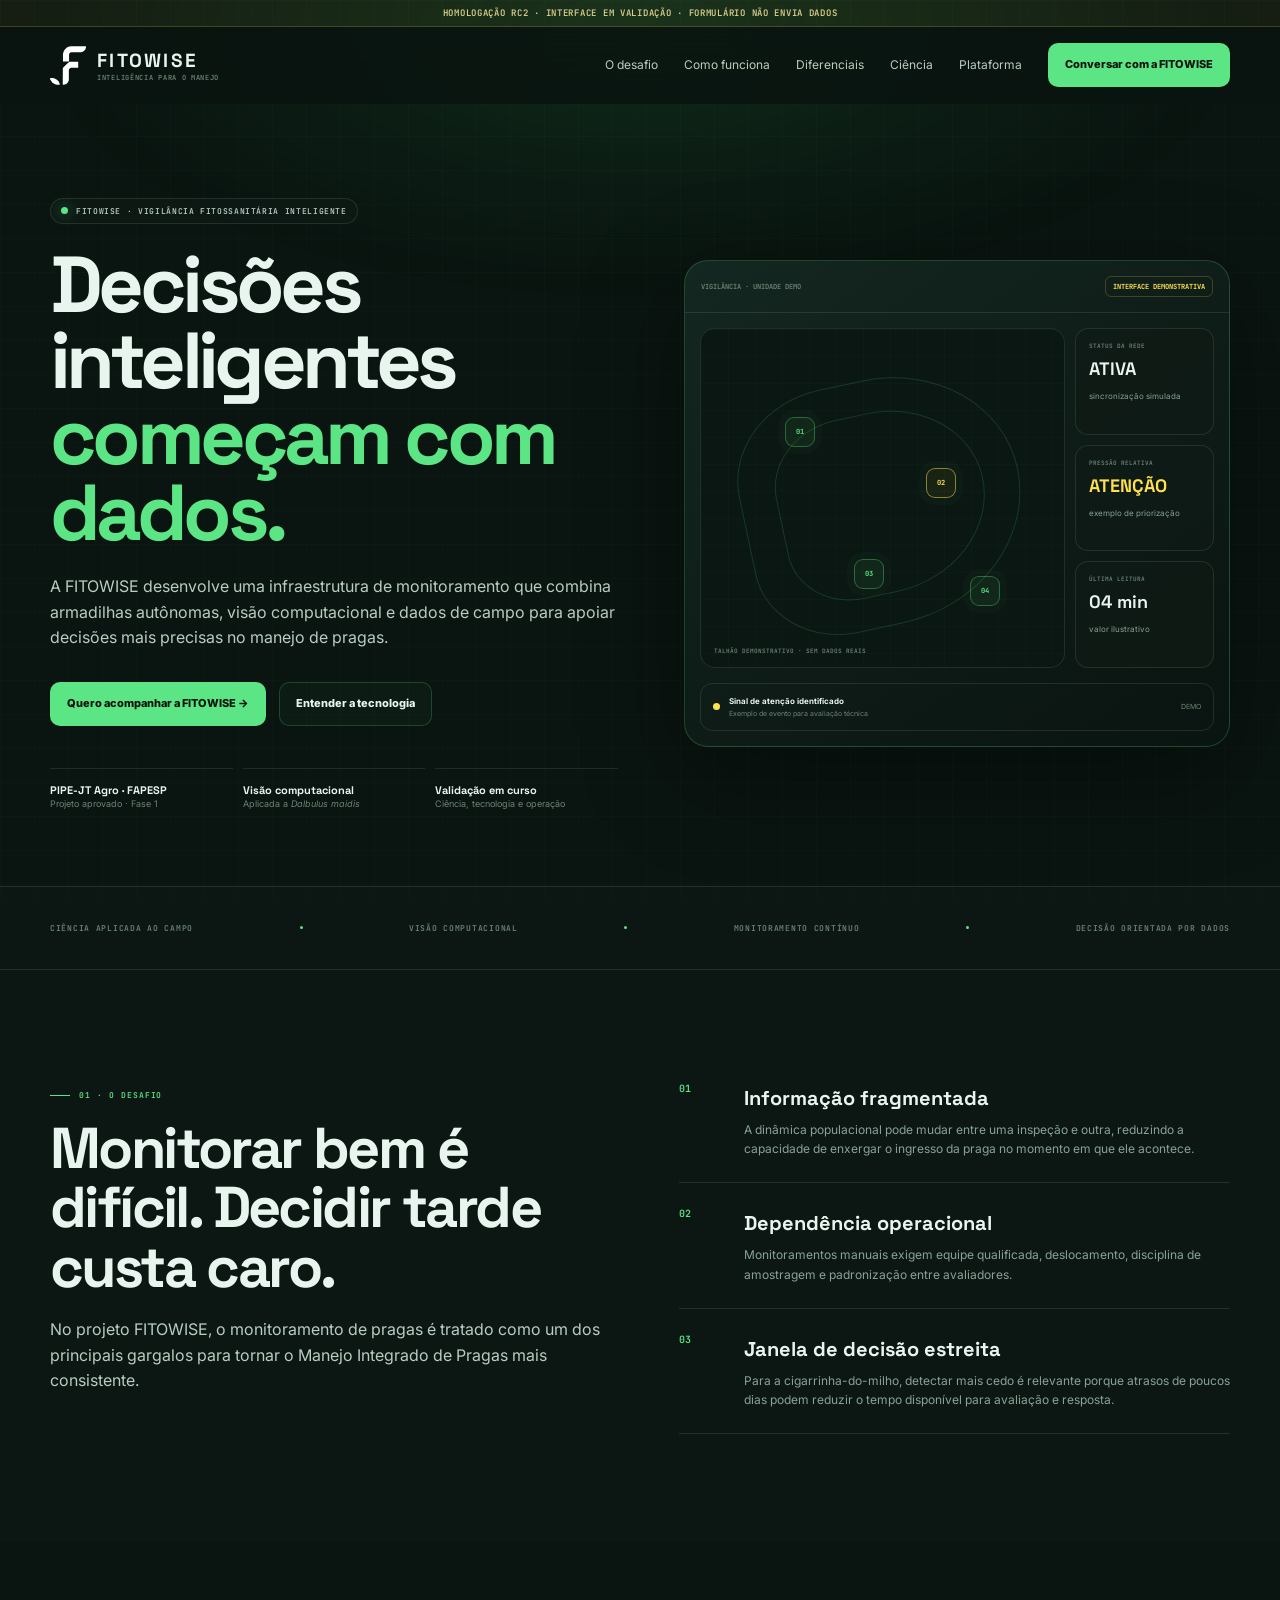
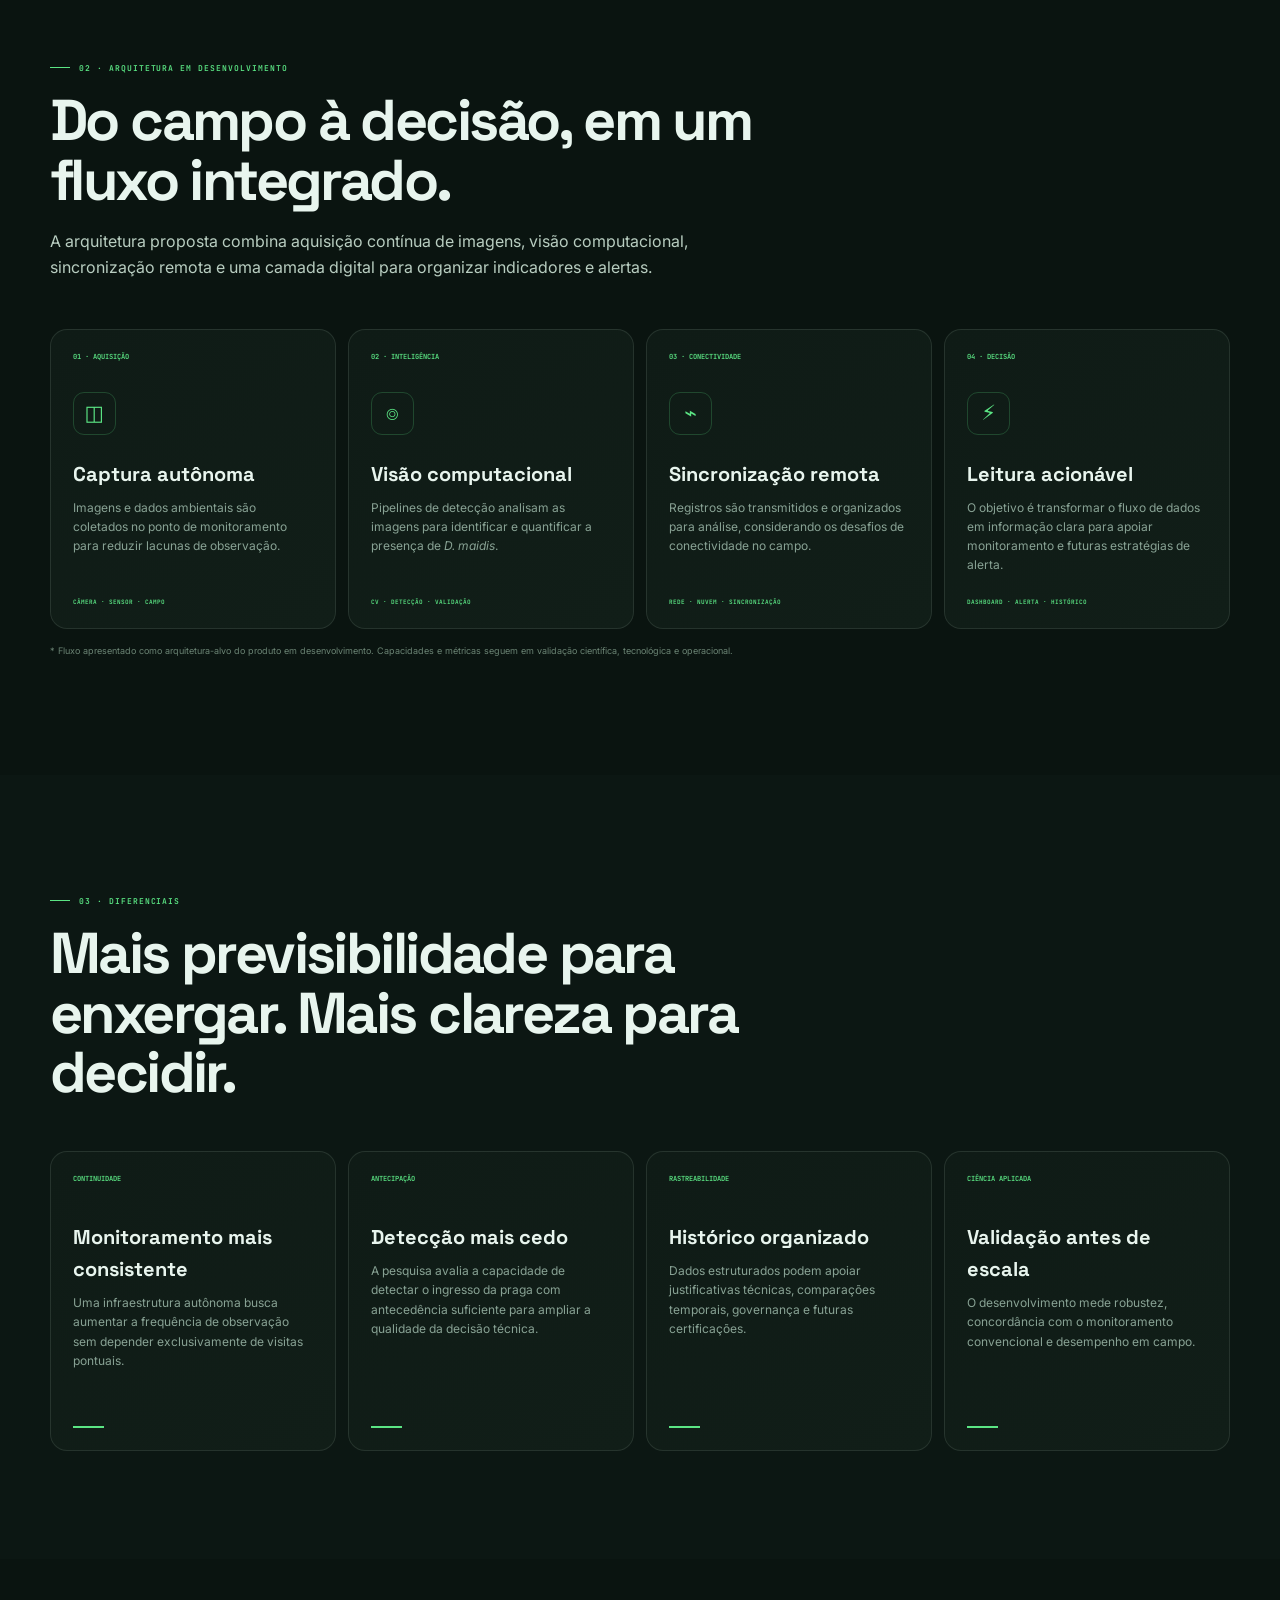
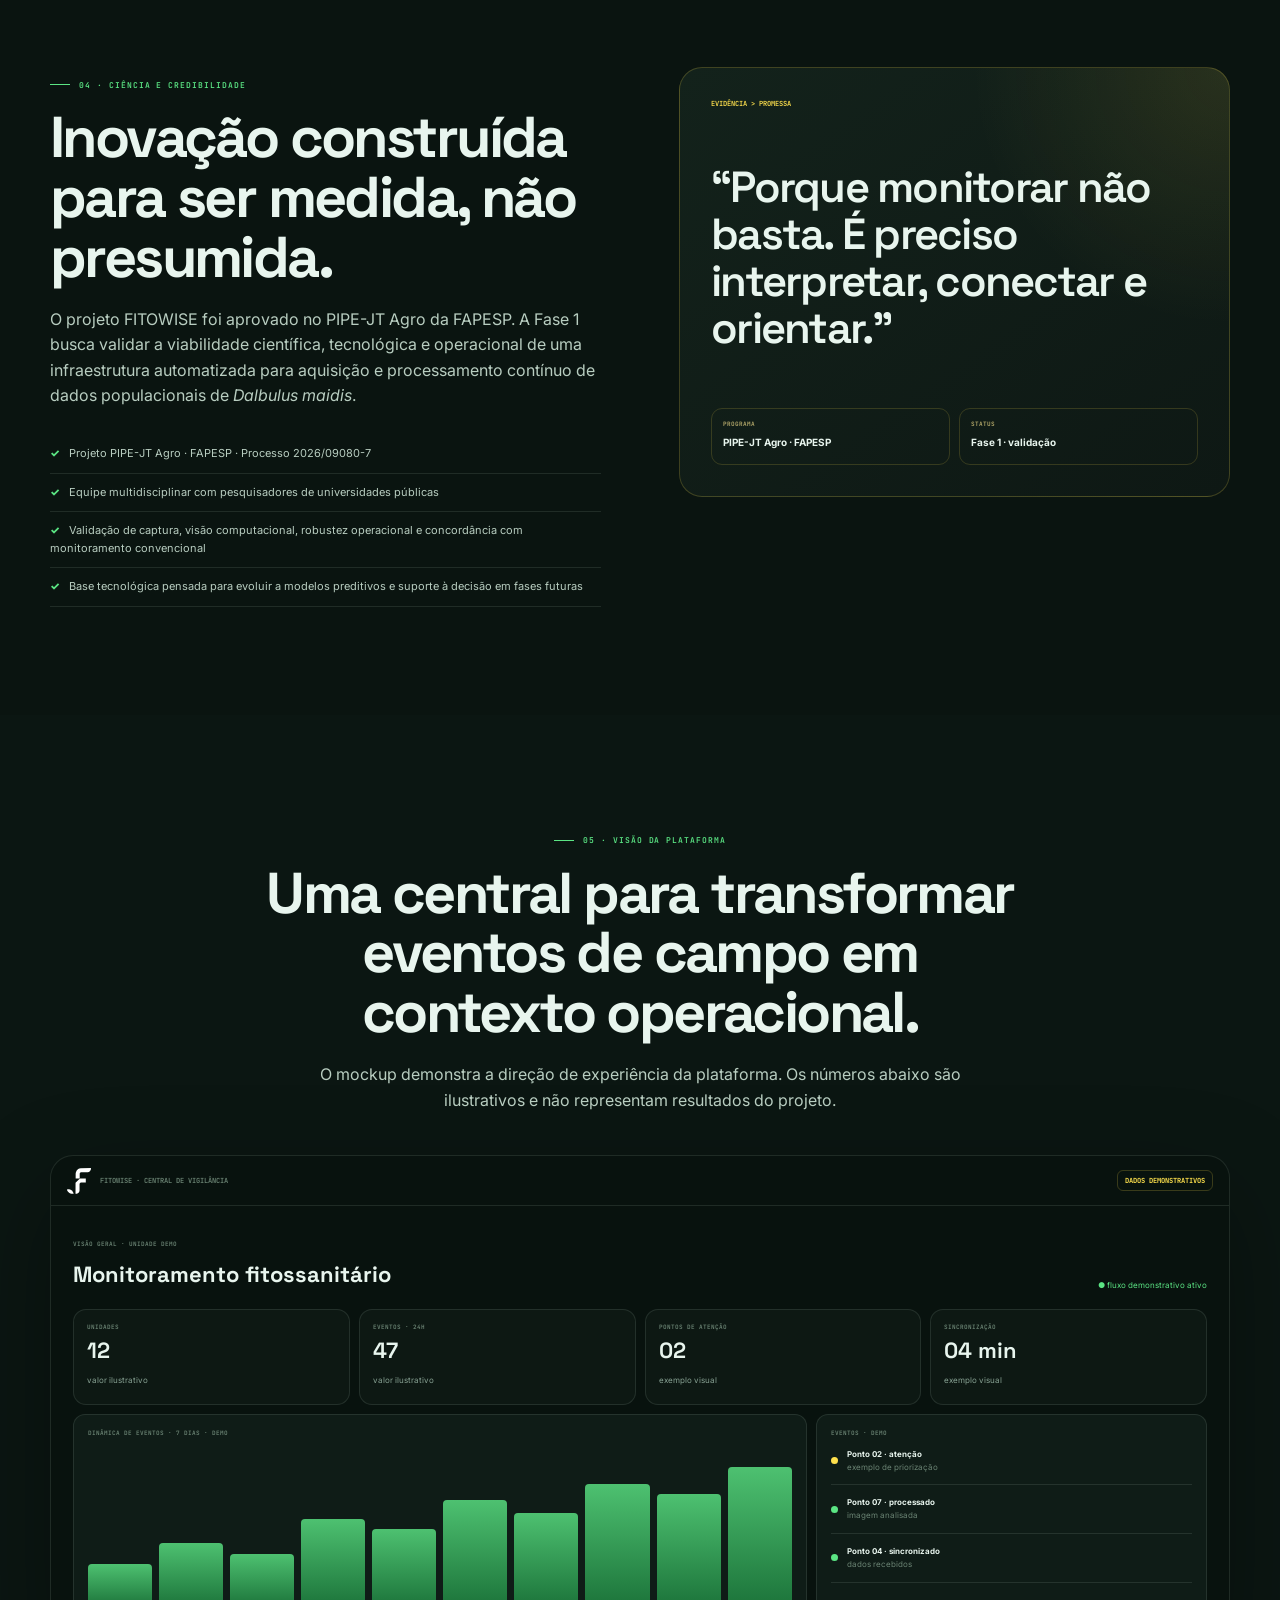
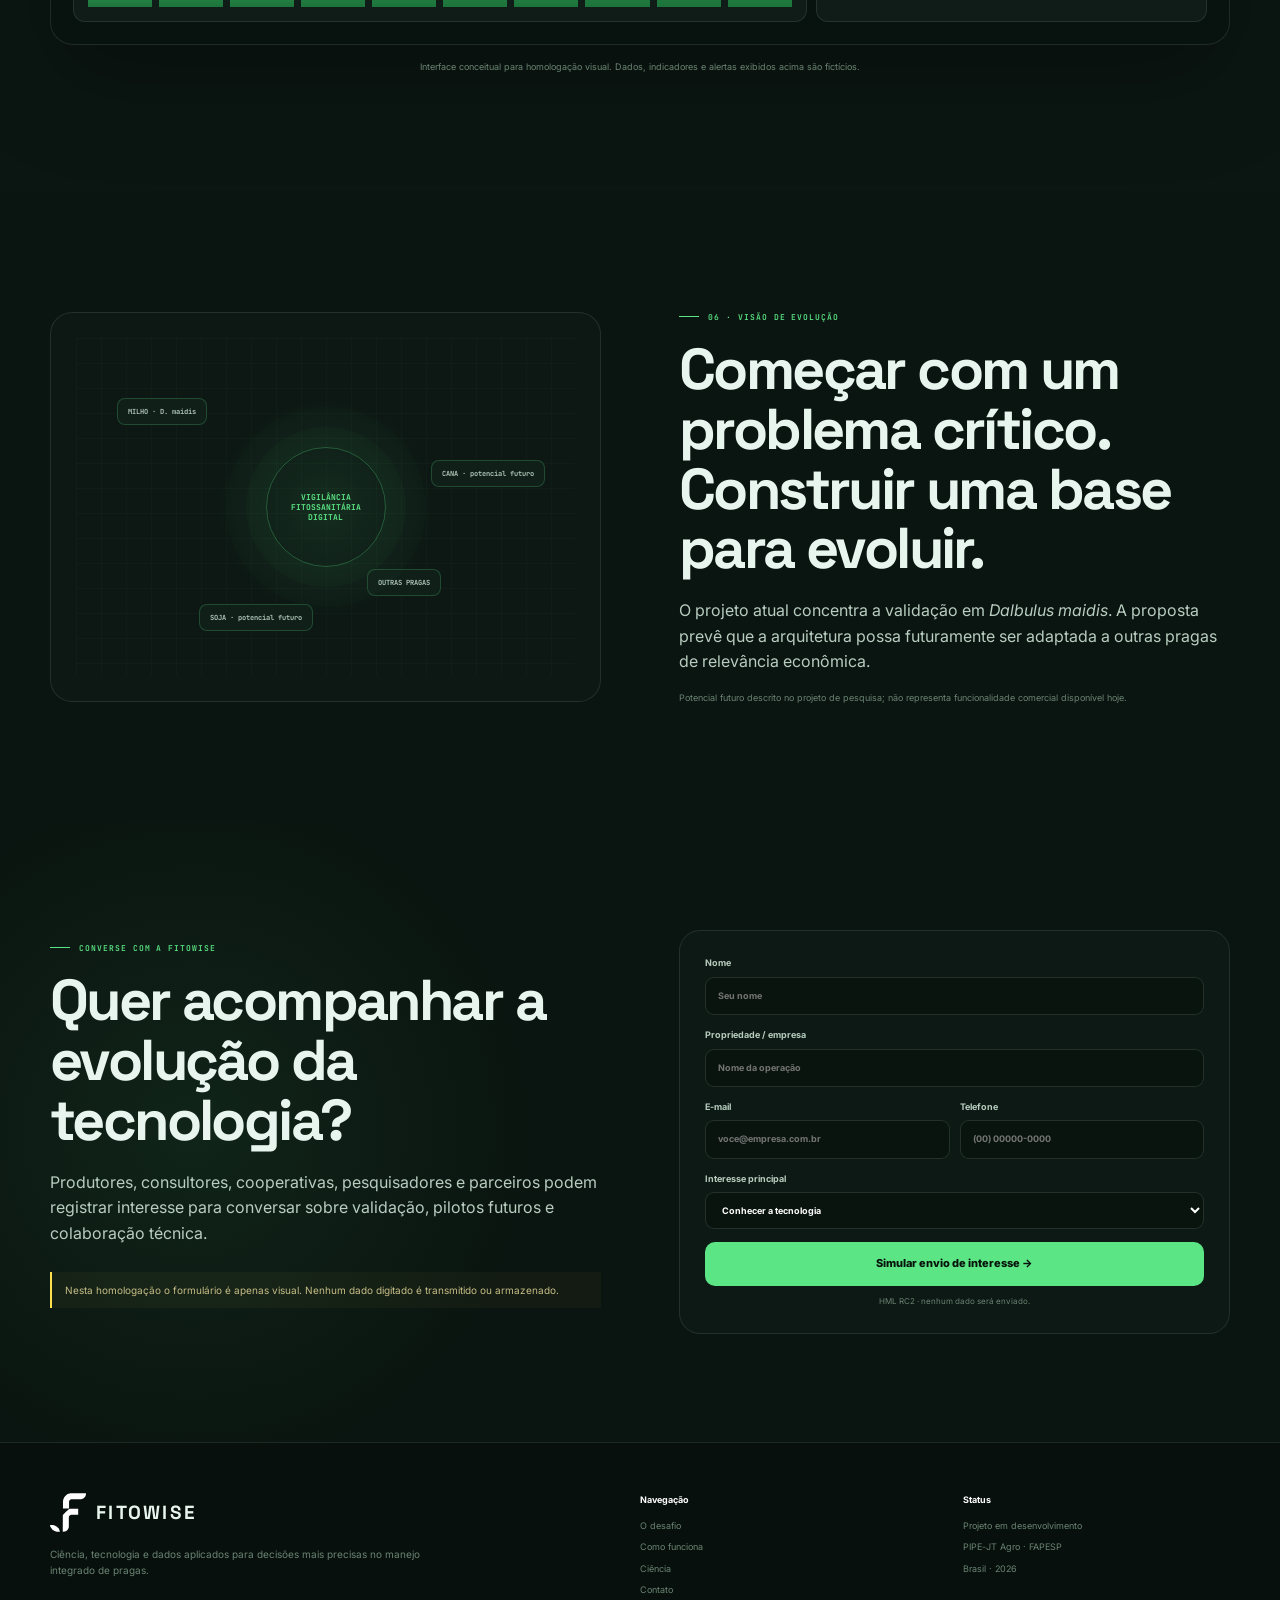
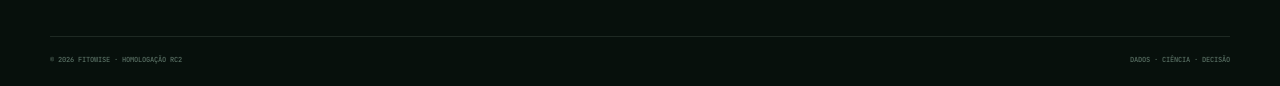
<file: fitowise-preview/index.html>
<!doctype html>
<html lang="pt-BR">
<head>
<meta charset="utf-8">
<meta name="viewport" content="width=device-width,initial-scale=1">
<meta name="description" content="FITOWISE desenvolve monitoramento inteligente de pragas com armadilhas autônomas, visão computacional e dados para apoiar decisões mais precisas no campo.">
<meta name="robots" content="noindex,nofollow">
<meta name="theme-color" content="#0A1410">
<meta property="og:type" content="website">
<meta property="og:title" content="FITOWISE — Inteligência para o manejo de pragas">
<meta property="og:description" content="Ciência, visão computacional e dados de campo para apoiar decisões mais precisas no manejo integrado de pragas.">
<title>FITOWISE — Inteligência para o manejo de pragas</title>
<link rel="preconnect" href="https://fonts.googleapis.com">
<link rel="preconnect" href="https://fonts.gstatic.com" crossorigin>
<link href="https://fonts.googleapis.com/css2?family=Inter:wght@400;500;600;700&family=JetBrains+Mono:wght@500;600&family=Space+Grotesk:wght@500;600;700&display=swap" rel="stylesheet">
<link rel="stylesheet" href="./styles.css">
</head>
<body>
<a class="skip" href="#conteudo">Ir para o conteúdo</a>
<div class="hml">HOMOLOGAÇÃO RC2 · INTERFACE EM VALIDAÇÃO · FORMULÁRIO NÃO ENVIA DADOS</div>
<header class="header" id="top">
  <div class="container nav">
    <a class="brand" href="#top" aria-label="FITOWISE — início">
      <span class="logo-mark" aria-hidden="true"><svg viewBox="0 0 480 516"><path d="M479 0 276 1 246 8 225 19 198 44 187 61 177 86 173 111v95h81v-96l5-13 8-9 16-7h132l21-5 17-10 18-21 8-23Z"/><path d="m376 207-117 1-42 38-46 46-1 222 28-2 19-8 15-12 15-24 4-18V318l5-14 11-11 14-5h95Z"/><path d="m0 426 4 17 12 23 15 18 18 14 20 10 23 6 29 1 11-2-5-20-14-25-17-18-14-10-21-10-20-5-27-1Z"/></svg></span>
      <span><b>FITOWISE</b><small>INTELIGÊNCIA PARA O MANEJO</small></span>
    </a>
    <nav class="links" aria-label="Navegação principal"><a href="#problema">O desafio</a><a href="#como">Como funciona</a><a href="#diferenciais">Diferenciais</a><a href="#ciencia">Ciência</a><a href="#plataforma">Plataforma</a></nav>
    <a class="btn primary desktop-cta" href="#contato">Conversar com a FITOWISE</a>
    <button class="menu" type="button" aria-expanded="false" aria-controls="mobile" aria-label="Abrir menu">☰</button>
  </div>
  <nav class="mobile" id="mobile" aria-hidden="true"><a href="#problema">O desafio</a><a href="#como">Como funciona</a><a href="#diferenciais">Diferenciais</a><a href="#ciencia">Ciência</a><a href="#plataforma">Plataforma</a><a href="#contato">Contato</a></nav>
</header>
<main id="conteudo">
<section class="hero">
  <div class="container hero-grid">
    <div class="reveal"><span class="eyebrow"><i></i> FITOWISE · VIGILÂNCIA FITOSSANITÁRIA INTELIGENTE</span><h1>Decisões inteligentes <em>começam com dados.</em></h1><p>A FITOWISE desenvolve uma infraestrutura de monitoramento que combina armadilhas autônomas, visão computacional e dados de campo para apoiar decisões mais precisas no manejo de pragas.</p><div class="actions"><a class="btn primary" href="#contato">Quero acompanhar a FITOWISE →</a><a class="btn ghost" href="#como">Entender a tecnologia</a></div><div class="proof"><div><b>PIPE-JT Agro · FAPESP</b><span>Projeto aprovado · Fase 1</span></div><div><b>Visão computacional</b><span>Aplicada a <i>Dalbulus maidis</i></span></div><div><b>Validação em curso</b><span>Ciência, tecnologia e operação</span></div></div></div>
    <div class="reveal visual"><div class="demo-card"><div class="demo-top"><span>VIGILÂNCIA · UNIDADE DEMO</span><b>INTERFACE DEMONSTRATIVA</b></div><div class="demo-body"><div class="map"><span class="s s1">01</span><span class="s s2">02</span><span class="s s3">03</span><span class="s s4">04</span><small>TALHÃO DEMONSTRATIVO · SEM DADOS REAIS</small></div><div class="metrics"><div><small>STATUS DA REDE</small><b>ATIVA</b><span>sincronização simulada</span></div><div class="warn"><small>PRESSÃO RELATIVA</small><b>ATENÇÃO</b><span>exemplo de priorização</span></div><div><small>ÚLTIMA LEITURA</small><b>04 min</b><span>valor ilustrativo</span></div></div></div><div class="event"><i></i><span><b>Sinal de atenção identificado</b><small>Exemplo de evento para avaliação técnica</small></span><em>DEMO</em></div></div></div>
  </div>
</section>
<section class="trust"><div class="container"><span>CIÊNCIA APLICADA AO CAMPO</span><i></i><span>VISÃO COMPUTACIONAL</span><i></i><span>MONITORAMENTO CONTÍNUO</span><i></i><span>DECISÃO ORIENTADA POR DADOS</span></div></section>
<section class="section dark" id="problema"><div class="container split"><div class="reveal"><span class="kicker">01 · O DESAFIO</span><h2>Monitorar bem é difícil. Decidir tarde custa caro.</h2><p class="lead">No projeto FITOWISE, o monitoramento de pragas é tratado como um dos principais gargalos para tornar o Manejo Integrado de Pragas mais consistente.</p></div><div class="problem reveal"><article><b>01</b><div><h3>Informação fragmentada</h3><p>A dinâmica populacional pode mudar entre uma inspeção e outra, reduzindo a capacidade de enxergar o ingresso da praga no momento em que ele acontece.</p></div></article><article><b>02</b><div><h3>Dependência operacional</h3><p>Monitoramentos manuais exigem equipe qualificada, deslocamento, disciplina de amostragem e padronização entre avaliadores.</p></div></article><article><b>03</b><div><h3>Janela de decisão estreita</h3><p>Para a cigarrinha-do-milho, detectar mais cedo é relevante porque atrasos de poucos dias podem reduzir o tempo disponível para avaliação e resposta.</p></div></article></div></div></section>
<section class="section" id="como"><div class="container"><div class="head reveal"><span class="kicker">02 · ARQUITETURA EM DESENVOLVIMENTO</span><h2>Do campo à decisão, em um fluxo integrado.</h2><p class="lead">A arquitetura proposta combina aquisição contínua de imagens, visão computacional, sincronização remota e uma camada digital para organizar indicadores e alertas.</p></div><div class="pipeline"><article class="card reveal"><small>01 · AQUISIÇÃO</small><span class="icon">◫</span><h3>Captura autônoma</h3><p>Imagens e dados ambientais são coletados no ponto de monitoramento para reduzir lacunas de observação.</p><em>CÂMERA · SENSOR · CAMPO</em></article><article class="card reveal"><small>02 · INTELIGÊNCIA</small><span class="icon">⌾</span><h3>Visão computacional</h3><p>Pipelines de detecção analisam as imagens para identificar e quantificar a presença de <i>D. maidis</i>.</p><em>CV · DETECÇÃO · VALIDAÇÃO</em></article><article class="card reveal"><small>03 · CONECTIVIDADE</small><span class="icon">⌁</span><h3>Sincronização remota</h3><p>Registros são transmitidos e organizados para análise, considerando os desafios de conectividade no campo.</p><em>REDE · NUVEM · SINCRONIZAÇÃO</em></article><article class="card reveal"><small>04 · DECISÃO</small><span class="icon">⚡</span><h3>Leitura acionável</h3><p>O objetivo é transformar o fluxo de dados em informação clara para apoiar monitoramento e futuras estratégias de alerta.</p><em>DASHBOARD · ALERTA · HISTÓRICO</em></article></div><p class="disclaimer">* Fluxo apresentado como arquitetura-alvo do produto em desenvolvimento. Capacidades e métricas seguem em validação científica, tecnológica e operacional.</p></div></section>
<section class="section dark" id="diferenciais"><div class="container"><div class="head reveal"><span class="kicker">03 · DIFERENCIAIS</span><h2>Mais previsibilidade para enxergar. Mais clareza para decidir.</h2></div><div class="features"><article class="feature reveal"><small>CONTINUIDADE</small><h3>Monitoramento mais consistente</h3><p>Uma infraestrutura autônoma busca aumentar a frequência de observação sem depender exclusivamente de visitas pontuais.</p></article><article class="feature reveal"><small>ANTECIPAÇÃO</small><h3>Detecção mais cedo</h3><p>A pesquisa avalia a capacidade de detectar o ingresso da praga com antecedência suficiente para ampliar a qualidade da decisão técnica.</p></article><article class="feature reveal"><small>RASTREABILIDADE</small><h3>Histórico organizado</h3><p>Dados estruturados podem apoiar justificativas técnicas, comparações temporais, governança e futuras certificações.</p></article><article class="feature reveal"><small>CIÊNCIA APLICADA</small><h3>Validação antes de escala</h3><p>O desenvolvimento mede robustez, concordância com o monitoramento convencional e desempenho em campo.</p></article></div></div></section>
<section class="section" id="ciencia"><div class="container science"><div class="reveal"><span class="kicker">04 · CIÊNCIA E CREDIBILIDADE</span><h2>Inovação construída para ser medida, não presumida.</h2><p class="lead">O projeto FITOWISE foi aprovado no PIPE-JT Agro da FAPESP. A Fase 1 busca validar a viabilidade científica, tecnológica e operacional de uma infraestrutura automatizada para aquisição e processamento contínuo de dados populacionais de <i>Dalbulus maidis</i>.</p><ul><li>Projeto PIPE-JT Agro · FAPESP · Processo 2026/09080-7</li><li>Equipe multidisciplinar com pesquisadores de universidades públicas</li><li>Validação de captura, visão computacional, robustez operacional e concordância com monitoramento convencional</li><li>Base tecnológica pensada para evoluir a modelos preditivos e suporte à decisão em fases futuras</li></ul></div><aside class="quote reveal"><small>EVIDÊNCIA &gt; PROMESSA</small><blockquote>“Porque monitorar não basta. É preciso interpretar, conectar e orientar.”</blockquote><div><span><small>PROGRAMA</small><b>PIPE-JT Agro · FAPESP</b></span><span><small>STATUS</small><b>Fase 1 · validação</b></span></div></aside></div></section>
<section class="section platform" id="plataforma"><div class="container"><div class="center reveal"><span class="kicker">05 · VISÃO DA PLATAFORMA</span><h2>Uma central para transformar eventos de campo em contexto operacional.</h2><p class="lead">O mockup demonstra a direção de experiência da plataforma. Os números abaixo são ilustrativos e não representam resultados do projeto.</p></div><div class="dashboard reveal"><div class="dash-top"><span class="logo-mini"><svg viewBox="0 0 480 516"><path d="M479 0 276 1 246 8 225 19 198 44 187 61 177 86 173 111v95h81v-96l5-13 8-9 16-7h132l21-5 17-10 18-21 8-23Z"/><path d="m376 207-117 1-42 38-46 46-1 222 28-2 19-8 15-12 15-24 4-18V318l5-14 11-11 14-5h95Z"/><path d="m0 426 4 17 12 23 15 18 18 14 20 10 23 6 29 1 11-2-5-20-14-25-17-18-14-10-21-10-20-5-27-1Z"/></svg></span><span>FITOWISE · CENTRAL DE VIGILÂNCIA</span><b>DADOS DEMONSTRATIVOS</b></div><div class="dash-body"><div class="dash-title"><span><small>VISÃO GERAL · UNIDADE DEMO</small><h3>Monitoramento fitossanitário</h3></span><em>● fluxo demonstrativo ativo</em></div><div class="stats"><div><small>UNIDADES</small><b>12</b><span>valor ilustrativo</span></div><div><small>EVENTOS · 24H</small><b>47</b><span>valor ilustrativo</span></div><div><small>PONTOS DE ATENÇÃO</small><b>02</b><span>exemplo visual</span></div><div><small>SINCRONIZAÇÃO</small><b>04 min</b><span>exemplo visual</span></div></div><div class="graph"><div><small>DINÂMICA DE EVENTOS · 7 DIAS · DEMO</small><div class="bars"><i style="height:28%"></i><i style="height:42%"></i><i style="height:35%"></i><i style="height:58%"></i><i style="height:51%"></i><i style="height:70%"></i><i style="height:62%"></i><i style="height:81%"></i><i style="height:74%"></i><i style="height:92%"></i></div></div><div class="events"><small>EVENTOS · DEMO</small><p><i class="yellow"></i><span><b>Ponto 02 · atenção</b><em>exemplo de priorização</em></span></p><p><i></i><span><b>Ponto 07 · processado</b><em>imagem analisada</em></span></p><p><i></i><span><b>Ponto 04 · sincronizado</b><em>dados recebidos</em></span></p></div></div></div></div><p class="caption">Interface conceitual para homologação visual. Dados, indicadores e alertas exibidos acima são fictícios.</p></div></section>
<section class="section" id="futuro"><div class="container future"><div class="future-visual reveal"><span class="node n1">MILHO · D. maidis</span><span class="node n2">CANA · potencial futuro</span><span class="node n3">SOJA · potencial futuro</span><span class="node n4">OUTRAS PRAGAS</span><b>VIGILÂNCIA<br>FITOSSANITÁRIA<br>DIGITAL</b></div><div class="reveal"><span class="kicker">06 · VISÃO DE EVOLUÇÃO</span><h2>Começar com um problema crítico. Construir uma base para evoluir.</h2><p class="lead">O projeto atual concentra a validação em <i>Dalbulus maidis</i>. A proposta prevê que a arquitetura possa futuramente ser adaptada a outras pragas de relevância econômica.</p><p class="disclaimer">Potencial futuro descrito no projeto de pesquisa; não representa funcionalidade comercial disponível hoje.</p></div></div></section>
<section class="section contact" id="contato"><div class="container contact-grid"><div class="reveal"><span class="kicker">CONVERSE COM A FITOWISE</span><h2>Quer acompanhar a evolução da tecnologia?</h2><p class="lead">Produtores, consultores, cooperativas, pesquisadores e parceiros podem registrar interesse para conversar sobre validação, pilotos futuros e colaboração técnica.</p><div class="hml-note">Nesta homologação o formulário é apenas visual. Nenhum dado digitado é transmitido ou armazenado.</div></div><form class="form reveal" id="lead-form" novalidate><label>Nome<input name="nome" autocomplete="name" required placeholder="Seu nome"></label><label>Propriedade / empresa<input name="empresa" placeholder="Nome da operação"></label><div class="row"><label>E-mail<input name="email" type="email" autocomplete="email" required placeholder="voce@empresa.com.br"></label><label>Telefone<input name="telefone" autocomplete="tel" placeholder="(00) 00000-0000"></label></div><label>Interesse principal<select name="interesse"><option>Conhecer a tecnologia</option><option>Validação / piloto futuro</option><option>Cooperativa / parceria</option><option>Pesquisa e desenvolvimento</option><option>Investimento / ecossistema</option></select></label><button class="btn primary" type="submit">Simular envio de interesse →</button><small>HML RC2 · nenhum dado será enviado.</small><p class="form-status" role="status" aria-live="polite">Homologação concluída: o formulário funciona visualmente, mas a integração real será conectada somente após definição do canal oficial de contato.</p></form></div></section>
</main>
<footer><div class="container footer-grid"><div><div class="foot-brand"><span class="logo-mark"><svg viewBox="0 0 480 516"><path d="M479 0 276 1 246 8 225 19 198 44 187 61 177 86 173 111v95h81v-96l5-13 8-9 16-7h132l21-5 17-10 18-21 8-23Z"/><path d="m376 207-117 1-42 38-46 46-1 222 28-2 19-8 15-12 15-24 4-18V318l5-14 11-11 14-5h95Z"/><path d="m0 426 4 17 12 23 15 18 18 14 20 10 23 6 29 1 11-2-5-20-14-25-17-18-14-10-21-10-20-5-27-1Z"/></svg></span><b>FITOWISE</b></div><p>Ciência, tecnologia e dados aplicados para decisões mais precisas no manejo integrado de pragas.</p></div><div><b>Navegação</b><a href="#problema">O desafio</a><a href="#como">Como funciona</a><a href="#ciencia">Ciência</a><a href="#contato">Contato</a></div><div><b>Status</b><span>Projeto em desenvolvimento</span><span>PIPE-JT Agro · FAPESP</span><span>Brasil · 2026</span></div></div><div class="container bottom"><span>© 2026 FITOWISE · HOMOLOGAÇÃO RC2</span><span>DADOS · CIÊNCIA · DECISÃO</span></div></footer>
<script src="./script.js"></script>
</body></html>
</file>
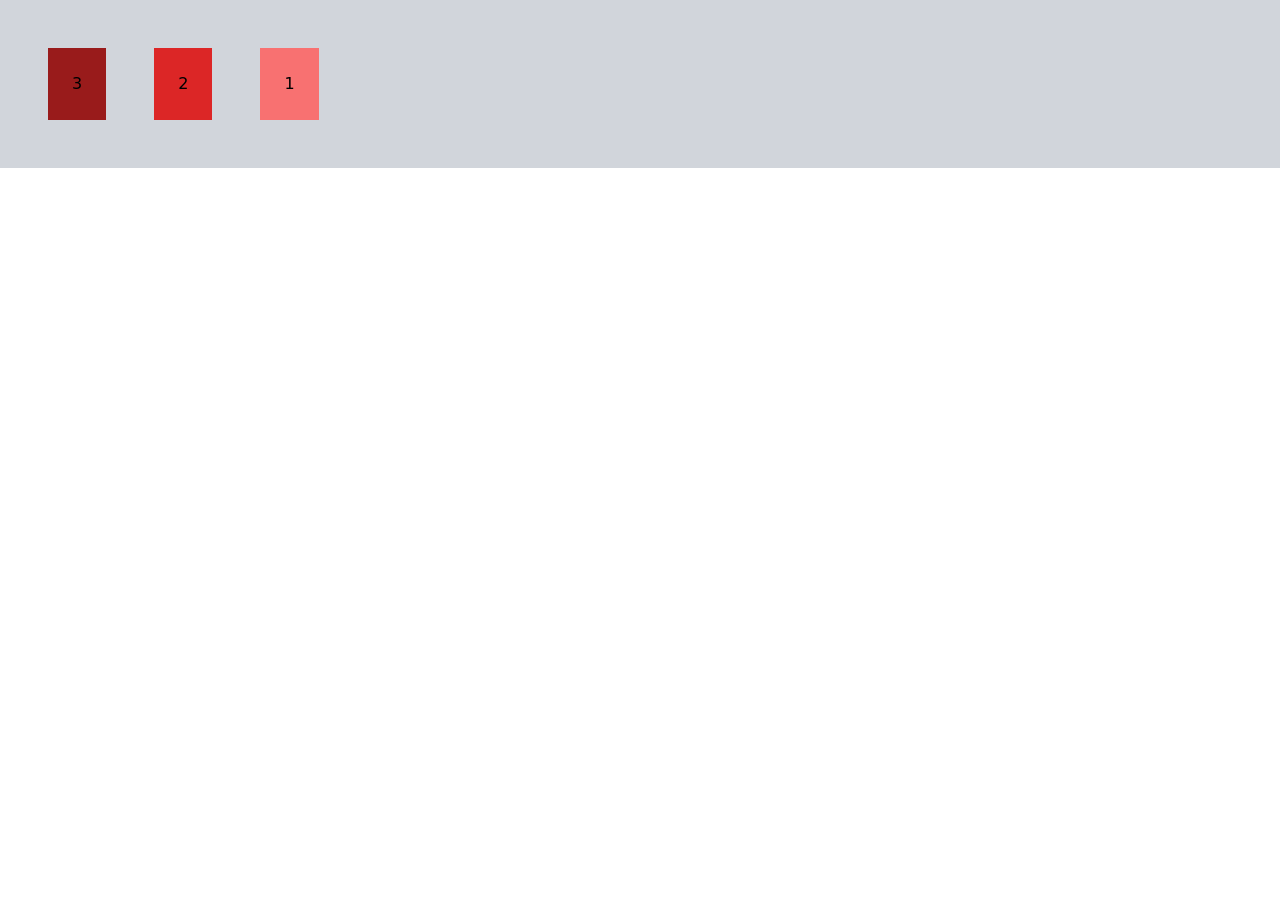
<file: src/index.html>
<!DOCTYPE html>
<html lang="en">
<head>
    <meta charset="UTF-8">
    <meta http-equiv="X-UA-Compatible" content="IE=edge">
    <meta name="viewport" content="width=device-width, initial-scale=1.0">
    <link rel="stylesheet" href="css/tailwind.css">
    <title>Exercicio 6</title>
</head>
<body>
    <div class="flex container bg-gray-300 p-6">
        <div class="flex bg-red-400 p-6 m-6 lg:order-3">1</div>
        <div class="flex bg-red-600 p-6 m-6 lg:order-2">2</div>
        <div class="flex bg-red-800 p-6 m-6 lg:order-1">3</div>
    </div>
</body>
</html>
</file>
<file: fitowise-preview/styles.css>
:root{--ink:#0A1410;--ink2:#0F1B16;--ink3:#152822;--ink4:#1F3329;--leaf:#5BE584;--leaf2:#3CD06B;--bait:#FFE14D;--text:#E8F5EE;--muted:#B8CDC0;--muted2:#88A294;--muted3:#6B8474;--line:rgba(184,205,192,.13);--line2:rgba(91,229,132,.22)}*{box-sizing:border-box}html{scroll-behavior:smooth}body{margin:0;background:var(--ink);color:var(--text);font-family:Inter,system-ui,sans-serif;line-height:1.6;overflow-x:hidden}body:before{content:"";position:fixed;inset:0;z-index:-2;pointer-events:none;background-image:linear-gradient(rgba(91,229,132,.025) 1px,transparent 1px),linear-gradient(90deg,rgba(91,229,132,.025) 1px,transparent 1px);background-size:34px 34px}body:after{content:"";position:fixed;z-index:-3;inset:-320px -15% auto;height:700px;background:radial-gradient(closest-side,rgba(43,175,85,.14),transparent 72%);filter:blur(24px)}a{color:inherit;text-decoration:none}button,input,select{font:inherit}svg{display:block}.container{width:min(1180px,calc(100% - 40px));margin:auto}.skip{position:fixed;top:-80px;left:16px;z-index:999;background:var(--bait);color:#07130b;padding:9px 13px;border-radius:8px;font-weight:800}.skip:focus{top:14px}:focus-visible{outline:2px solid var(--bait);outline-offset:3px}.hml{text-align:center;padding:7px 12px;border-bottom:1px solid rgba(255,225,77,.18);background:rgba(255,225,77,.05);color:#d9ce8c;font:600 9px 'JetBrains Mono',monospace;letter-spacing:.08em}.header{position:sticky;top:0;z-index:50;background:rgba(10,20,16,.84);backdrop-filter:blur(18px);border-bottom:1px solid transparent;transition:.2s}.header.scrolled{border-color:var(--line);box-shadow:0 12px 40px rgba(0,0,0,.18)}.nav{height:76px;display:flex;align-items:center;gap:26px}.brand{display:flex;align-items:center;gap:11px;min-width:215px}.logo-mark{width:36px;height:39px;display:grid;place-items:center}.logo-mark svg,.logo-mini svg{width:100%;height:100%;fill:#fff}.brand b,.foot-brand b{font:700 19px 'Space Grotesk',sans-serif;letter-spacing:.12em}.brand small{display:block;margin-top:-2px;color:var(--muted3);font:600 7px 'JetBrains Mono',monospace;letter-spacing:.1em}.links{margin-left:auto;display:flex;gap:26px;color:var(--muted);font-size:12px}.links a:hover{color:#fff}.menu{display:none;margin-left:auto;width:42px;height:42px;border:1px solid var(--line);border-radius:10px;background:var(--ink2);color:#fff}.mobile{display:none;background:rgba(10,20,16,.98);border-top:1px solid var(--line);padding:12px 20px 20px}.mobile.open{display:grid}.mobile a{padding:11px 12px;border-radius:8px;color:var(--muted)}.mobile a:hover{background:var(--ink3);color:#fff}.btn{display:inline-flex;align-items:center;justify-content:center;border:1px solid transparent;border-radius:10px;padding:12px 16px;font-size:11px;font-weight:800;cursor:pointer;transition:.2s}.primary{background:var(--leaf);color:#07130b}.primary:hover{background:#6cef92;transform:translateY(-1px)}.ghost{border-color:var(--line2);background:rgba(91,229,132,.035)}.hero{min-height:760px;display:flex;align-items:center;padding:92px 0 75px}.hero-grid{display:grid;grid-template-columns:1.02fr .98fr;gap:66px;align-items:center}.eyebrow{display:inline-flex;align-items:center;gap:8px;border:1px solid var(--line);background:rgba(15,27,22,.7);padding:7px 10px;border-radius:999px;color:var(--muted);font:600 8px 'JetBrains Mono',monospace;letter-spacing:.08em}.eyebrow i{width:7px;height:7px;border-radius:50%;background:var(--leaf);box-shadow:0 0 15px rgba(91,229,132,.75)}h1,h2,h3{font-family:'Space Grotesk',Inter,sans-serif}h1{font-size:clamp(50px,6.2vw,82px);line-height:.96;letter-spacing:-.058em;margin:23px 0 23px}h1 em{display:block;color:var(--leaf);font-style:normal}.hero>div>div>p,.lead{color:var(--muted);font-size:16px;max-width:700px}.actions{display:flex;gap:13px;margin-top:31px}.proof{display:grid;grid-template-columns:repeat(3,1fr);gap:10px;margin-top:42px}.proof div{border-top:1px solid var(--line);padding-top:14px}.proof b{display:block;font:700 11px 'Space Grotesk',sans-serif}.proof span{display:block;color:var(--muted3);font-size:9px}.visual{position:relative}.demo-card{border:1px solid rgba(91,229,132,.22);border-radius:24px;background:linear-gradient(145deg,rgba(21,40,34,.94),rgba(10,20,16,.98));overflow:hidden;box-shadow:0 28px 100px rgba(0,0,0,.34)}.demo-top{height:52px;border-bottom:1px solid var(--line);padding:0 16px;display:flex;align-items:center;justify-content:space-between;color:var(--muted3);font:600 7px 'JetBrains Mono',monospace}.demo-top b{color:var(--bait);padding:5px 7px;border:1px solid rgba(255,225,77,.2);border-radius:6px}.demo-body{padding:15px;display:grid;grid-template-columns:1.45fr .55fr;gap:10px}.map{position:relative;min-height:340px;border:1px solid var(--line);border-radius:15px;overflow:hidden;background:linear-gradient(rgba(91,229,132,.025) 1px,transparent 1px),linear-gradient(90deg,rgba(91,229,132,.025) 1px,transparent 1px),#0b1712;background-size:27px 27px}.map:before,.map:after{content:"";position:absolute;border:1px solid rgba(91,229,132,.16);border-radius:43% 57% 62% 38%;transform:rotate(-12deg)}.map:before{inset:50px 42px 42px}.map:after{inset:83px 78px 74px}.map small{position:absolute;left:13px;bottom:12px;color:var(--muted3);font:600 6px 'JetBrains Mono',monospace}.s{position:absolute;width:30px;height:30px;border:1px solid rgba(91,229,132,.35);border-radius:9px;background:rgba(91,229,132,.08);color:var(--leaf);display:grid;place-items:center;font:700 7px 'JetBrains Mono',monospace;box-shadow:0 0 0 7px rgba(91,229,132,.025)}.s1{left:23%;top:26%}.s2{left:62%;top:41%;color:var(--bait);border-color:rgba(255,225,77,.5);background:rgba(255,225,77,.06)}.s3{left:42%;top:68%}.s4{left:74%;top:73%}.metrics{display:grid;gap:10px}.metrics div,.stats div{border:1px solid var(--line);background:rgba(15,27,22,.8);border-radius:13px;padding:13px}.metrics small,.stats small,.graph>div>small,.events>small{display:block;color:var(--muted3);font:600 6px 'JetBrains Mono',monospace}.metrics b{display:block;margin:7px 0 1px;font:650 18px 'Space Grotesk',sans-serif}.metrics span,.stats span{font-size:8px;color:var(--muted2)}.metrics .warn b{color:var(--bait)}.event{margin:0 15px 15px;border:1px solid var(--line);border-radius:12px;padding:11px 12px;display:grid;grid-template-columns:auto 1fr auto;align-items:center;gap:9px}.event>i,.events p>i{width:7px;height:7px;border-radius:50%;background:var(--bait)}.event span b{display:block;font-size:8px}.event span small,.event em{display:block;color:var(--muted3);font-size:7px;font-style:normal}.trust{border-top:1px solid var(--line);border-bottom:1px solid var(--line);background:rgba(15,27,22,.62)}.trust .container{min-height:82px;display:flex;align-items:center;justify-content:space-between;gap:20px;color:var(--muted3);font:600 8px 'JetBrains Mono',monospace;letter-spacing:.09em}.trust i{width:3px;height:3px;border-radius:50%;background:var(--leaf)}.section{padding:108px 0}.dark{background:#0c1713}.split,.science,.future,.contact-grid{display:grid;grid-template-columns:1fr 1fr;gap:78px;align-items:start}.kicker{display:inline-flex;gap:9px;align-items:center;color:var(--leaf);font:600 8px 'JetBrains Mono',monospace;letter-spacing:.12em}.kicker:before{content:"";width:20px;height:1px;background:var(--leaf)}h2{font-size:clamp(36px,4.5vw,58px);line-height:1.04;letter-spacing:-.045em;margin:15px 0 19px}.head{max-width:790px;margin-bottom:48px}.problem article{display:grid;grid-template-columns:50px 1fr;gap:15px;padding:24px 0;border-bottom:1px solid var(--line)}.problem article:first-child{padding-top:4px}.problem article>b{color:var(--leaf);font:600 10px 'JetBrains Mono',monospace}.problem h3{font-size:20px;margin:0 0 6px}.problem p,.card p,.feature p{margin:0;color:var(--muted2);font-size:12px}.pipeline,.features{display:grid;grid-template-columns:repeat(4,1fr);gap:12px}.card,.feature{min-height:300px;border:1px solid var(--line);border-radius:17px;background:linear-gradient(145deg,var(--ink2),#111e18);padding:22px;display:flex;flex-direction:column;transition:.2s}.card:hover,.feature:hover{transform:translateY(-3px);border-color:rgba(91,229,132,.3)}.card>small,.feature>small{color:var(--leaf);font:600 7px 'JetBrains Mono',monospace}.icon{width:43px;height:43px;border:1px solid var(--line2);border-radius:11px;display:grid;place-items:center;color:var(--leaf);font-size:21px;margin:31px 0 23px}.card h3,.feature h3{font-size:20px;margin:0 0 8px}.card em{margin-top:auto;color:var(--leaf);font:600 6px 'JetBrains Mono',monospace;font-style:normal}.disclaimer,.caption{color:var(--muted3);font-size:9px;margin-top:15px}.feature h3{margin-top:38px}.feature:after{content:"";width:31px;height:2px;background:var(--leaf);margin-top:auto}.science ul{list-style:none;padding:0;margin:26px 0 0}.science li{padding:10px 0;border-bottom:1px solid var(--line);color:var(--muted);font-size:11px}.science li:before{content:"✓";color:var(--leaf);margin-right:9px;font-weight:800}.quote{min-height:430px;border:1px solid rgba(255,225,77,.2);border-radius:23px;padding:31px;background:radial-gradient(circle at 100% 0,rgba(255,225,77,.1),transparent 37%),linear-gradient(145deg,#13221b,#0e1814);display:flex;flex-direction:column}.quote>small{color:var(--bait);font:600 7px 'JetBrains Mono',monospace}.quote blockquote{font:600 clamp(30px,3.4vw,46px) 'Space Grotesk',sans-serif;line-height:1.08;letter-spacing:-.04em;margin:auto 0}.quote>div{display:grid;grid-template-columns:1fr 1fr;gap:9px}.quote>div span{border:1px solid rgba(255,225,77,.16);border-radius:11px;padding:11px}.quote>div small{display:block;color:#b9ad6d;font:600 6px 'JetBrains Mono',monospace}.quote>div b{font-size:10px}.platform{background:#0b1612}.center{max-width:790px;text-align:center;margin:0 auto 42px}.center .lead{margin:auto}.dashboard{border:1px solid var(--line);border-radius:23px;background:#08120e;overflow:hidden;box-shadow:0 35px 100px rgba(0,0,0,.3)}.dash-top{height:50px;border-bottom:1px solid var(--line);padding:0 16px;display:flex;align-items:center;gap:9px;color:var(--muted3);font:600 7px 'JetBrains Mono',monospace}.dash-top b{margin-left:auto;color:var(--bait);border:1px solid rgba(255,225,77,.2);padding:5px 7px;border-radius:6px}.logo-mini{width:24px;height:26px}.dash-body{padding:22px}.dash-title{display:flex;align-items:end;justify-content:space-between;gap:20px;margin-bottom:17px}.dash-title small{color:var(--muted3);font:600 6px 'JetBrains Mono',monospace}.dash-title h3{margin:3px 0 0;font-size:22px}.dash-title>em{color:var(--leaf);font-size:8px;font-style:normal}.stats{display:grid;grid-template-columns:repeat(4,1fr);gap:9px}.stats b{display:block;font:650 22px 'Space Grotesk',sans-serif;margin:5px 0 1px}.graph{display:grid;grid-template-columns:1.5fr .8fr;gap:9px;margin-top:9px}.graph>div{border:1px solid var(--line);border-radius:12px;background:#0f1c17;padding:14px}.bars{height:170px;display:flex;align-items:flex-end;gap:7px;padding-top:18px}.bars i{flex:1;border-radius:4px 4px 0 0;background:linear-gradient(var(--leaf),#1F8742);opacity:.82}.events p{display:flex;align-items:center;gap:9px;padding:11px 0;margin:0;border-bottom:1px solid var(--line)}.events p>i{background:var(--leaf)}.events p>i.yellow{background:var(--bait)}.events p b,.events p em{display:block;font-size:8px}.events p em{color:var(--muted3);font-style:normal}.caption{text-align:center}.future{align-items:center}.future-visual{min-height:390px;border:1px solid var(--line);border-radius:22px;position:relative;background:radial-gradient(circle at 50% 50%,rgba(91,229,132,.1),transparent 32%),#0d1814;overflow:hidden}.future-visual:before{content:"";position:absolute;inset:25px;background-image:linear-gradient(rgba(91,229,132,.028) 1px,transparent 1px),linear-gradient(90deg,rgba(91,229,132,.028) 1px,transparent 1px);background-size:25px 25px}.future-visual>b{position:absolute;left:50%;top:50%;transform:translate(-50%,-50%);width:120px;height:120px;border:1px solid rgba(91,229,132,.3);border-radius:50%;display:grid;place-items:center;text-align:center;color:var(--leaf);font:700 8px 'JetBrains Mono',monospace;box-shadow:0 0 0 20px rgba(91,229,132,.025),0 0 0 40px rgba(91,229,132,.012)}.node{position:absolute;border:1px solid var(--line2);background:#102019;border-radius:8px;padding:8px 10px;color:var(--muted);font:600 7px 'JetBrains Mono',monospace}.n1{left:12%;top:22%}.n2{right:10%;top:38%}.n3{left:27%;bottom:18%}.n4{right:29%;bottom:27%}.contact{background:radial-gradient(circle at 15% 50%,rgba(91,229,132,.08),transparent 31%),#0a1410}.hml-note{margin-top:25px;border-left:2px solid var(--bait);background:rgba(255,225,77,.035);padding:10px 13px;color:#c7bd87;font-size:10px}.form{border:1px solid var(--line);border-radius:21px;background:rgba(15,27,22,.86);padding:25px}.form label{display:flex;flex-direction:column;gap:6px;margin-bottom:13px;color:var(--muted);font-size:9px;font-weight:700}.form input,.form select{width:100%;border:1px solid rgba(184,205,192,.15);background:#09140f;color:#fff;padding:11px 12px;border-radius:9px;outline:none}.form input:focus,.form select:focus{border-color:rgba(91,229,132,.55);box-shadow:0 0 0 3px rgba(91,229,132,.06)}.row{display:grid;grid-template-columns:1fr 1fr;gap:10px}.form>button{width:100%}.form>small{display:block;text-align:center;color:var(--muted3);margin-top:9px;font-size:8px}.form-status{display:none;margin:11px 0 0;padding:10px;border:1px solid rgba(255,225,77,.18);border-radius:8px;background:rgba(255,225,77,.04);color:#d8cc87;font-size:9px}.form-status.show{display:block}footer{border-top:1px solid var(--line);background:#07100c;padding:50px 0 22px}.footer-grid{display:grid;grid-template-columns:1.2fr .6fr .6fr;gap:55px}.foot-brand{display:flex;align-items:center;gap:10px}.footer-grid>div>p{color:var(--muted3);font-size:10px;max-width:390px;margin-top:14px}.footer-grid>div:not(:first-child){display:grid;align-content:start;gap:7px;color:var(--muted3);font-size:9px}.footer-grid>div:not(:first-child)>b{color:#fff;margin-bottom:5px}.bottom{margin-top:38px;padding-top:18px;border-top:1px solid var(--line);display:flex;justify-content:space-between;color:#597064;font:500 7px 'JetBrains Mono',monospace}.reveal{opacity:0;transform:translateY(15px);transition:.65s ease}.reveal.visible{opacity:1;transform:none}@media(max-width:1020px){.links,.desktop-cta{display:none}.menu{display:block}.hero-grid,.split,.science,.future,.contact-grid{grid-template-columns:1fr}.pipeline,.features{grid-template-columns:1fr 1fr}.hero-grid{gap:55px}.trust .container{flex-wrap:wrap;justify-content:center;padding:18px 0}.science,.future,.contact-grid{gap:45px}}@media(max-width:680px){.container{width:min(100% - 28px,1180px)}.nav{height:68px}.brand small{display:none}.brand{min-width:0}.hero{min-height:auto;padding:68px 0 58px}.hero h1{font-size:46px}.hero>div>div>p,.lead{font-size:14px}.actions{flex-direction:column;align-items:stretch}.proof{grid-template-columns:1fr 1fr}.demo-body{grid-template-columns:1fr}.metrics{grid-template-columns:1fr 1fr}.map{min-height:280px}.section{padding:76px 0}.pipeline,.features{grid-template-columns:1fr}.card,.feature{min-height:255px}.quote>div{grid-template-columns:1fr}.stats{grid-template-columns:1fr 1fr}.graph{grid-template-columns:1fr}.dash-body{padding:13px}.dash-title{align-items:start}.bars{height:140px}.future-visual{min-height:330px}.row{grid-template-columns:1fr}.footer-grid{grid-template-columns:1fr}.bottom{flex-direction:column;gap:7px}.trust i{display:none}.trust span{width:100%;text-align:center}}@media(prefers-reduced-motion:reduce){html{scroll-behavior:auto}*,*:before,*:after{animation-duration:.01ms!important;animation-iteration-count:1!important;transition-duration:.01ms!important}.reveal{opacity:1;transform:none}}
</file>
